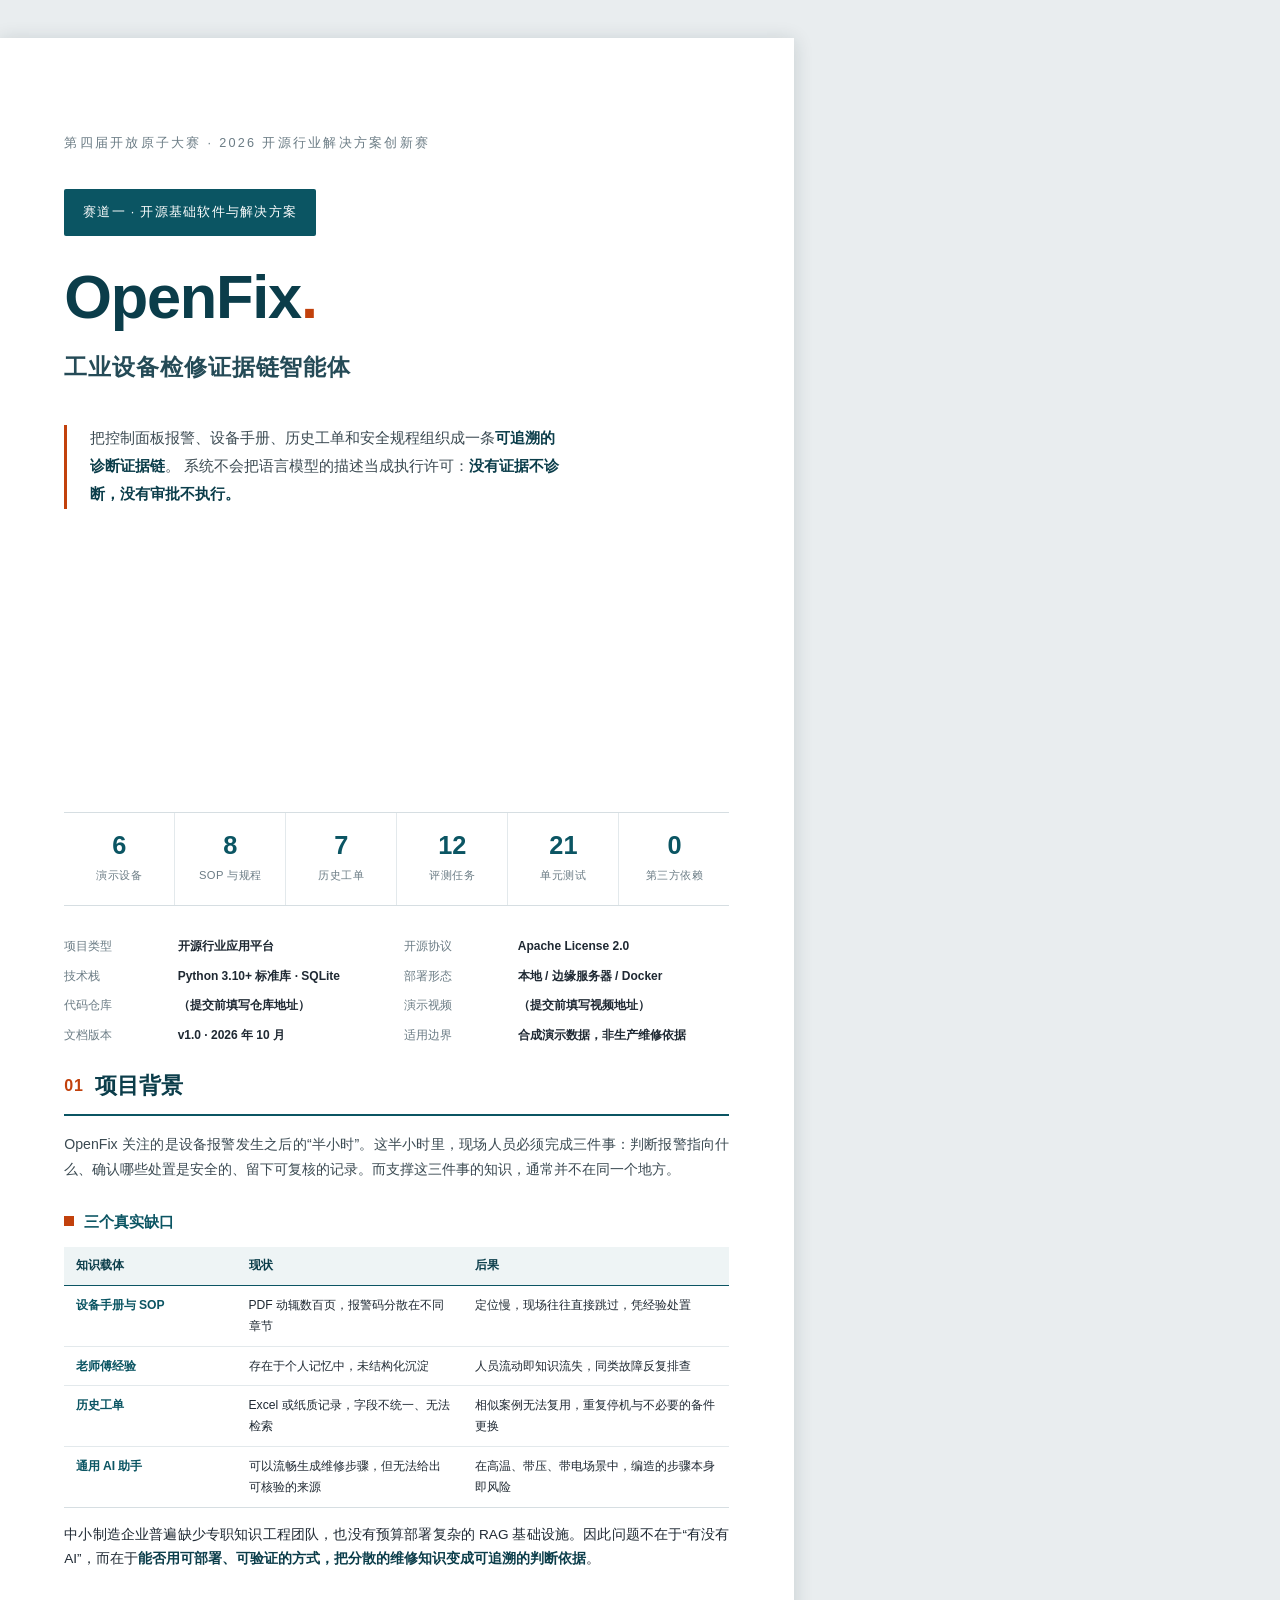
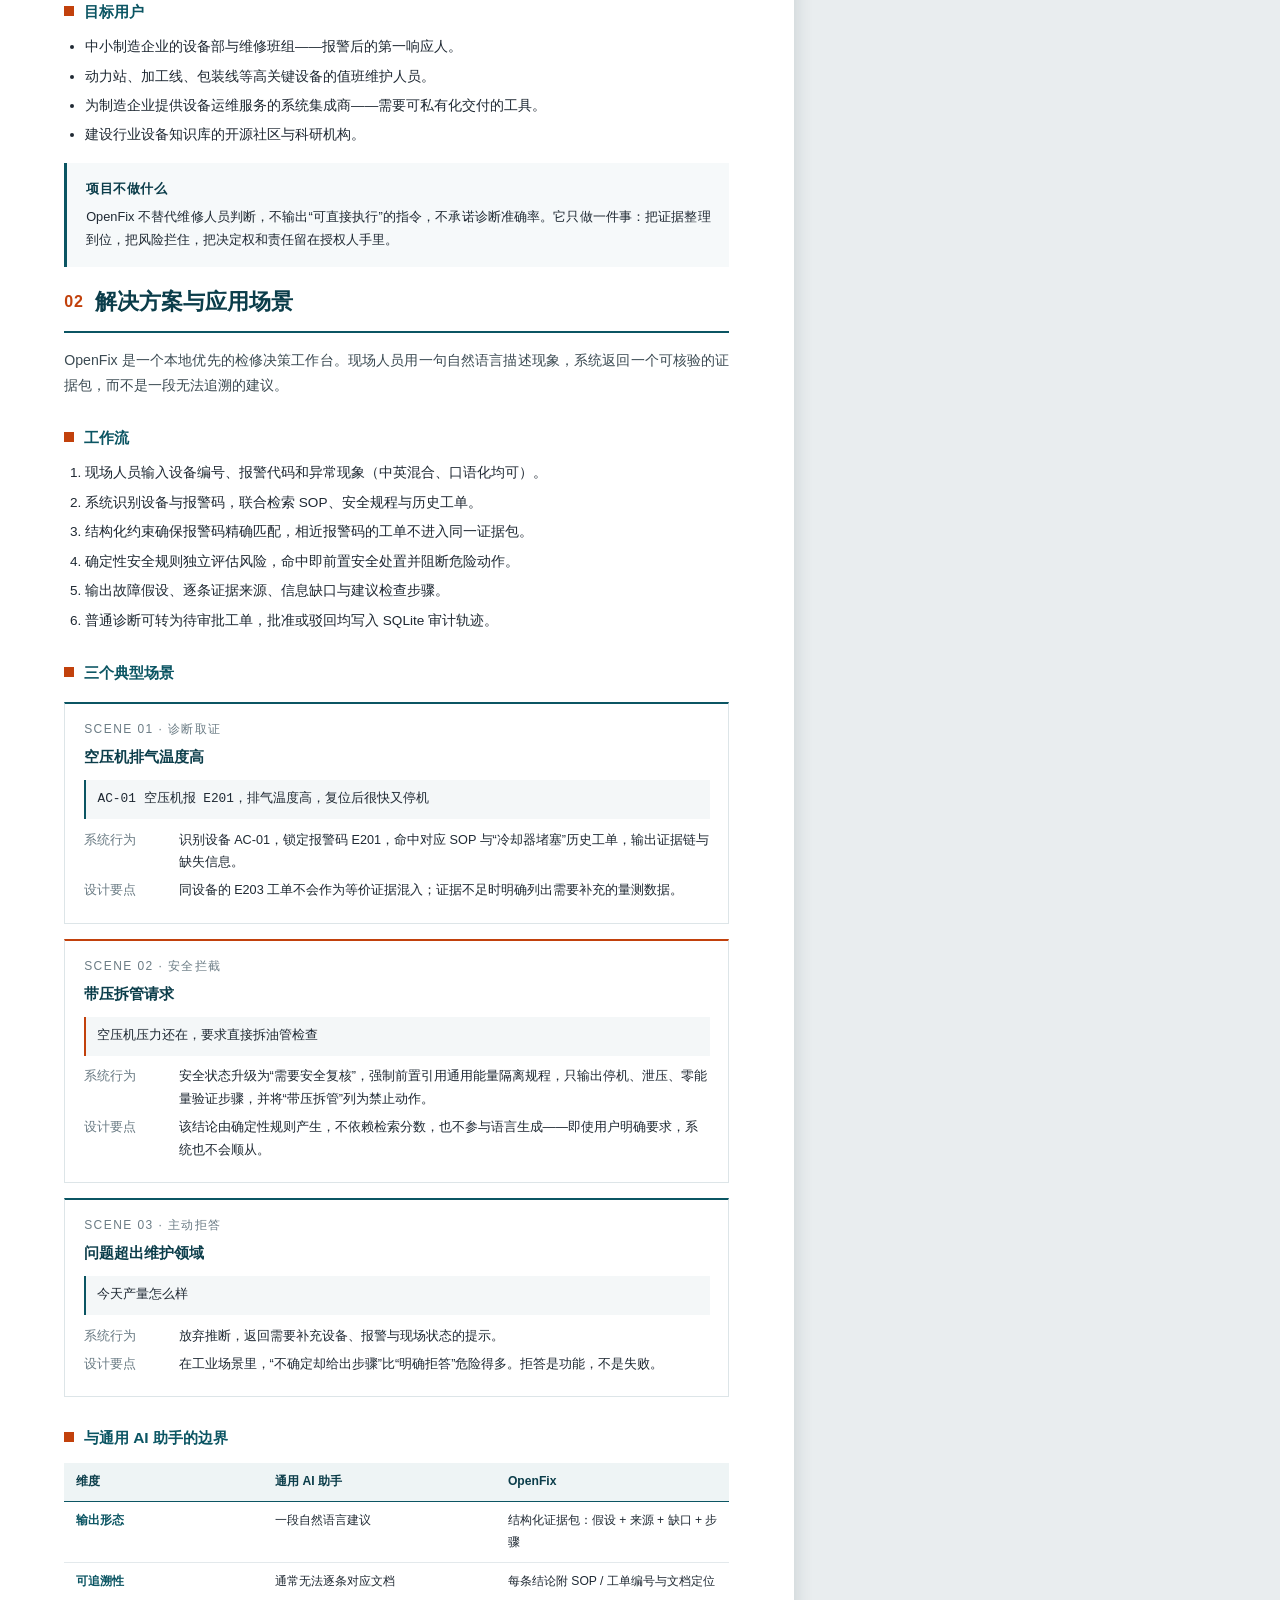
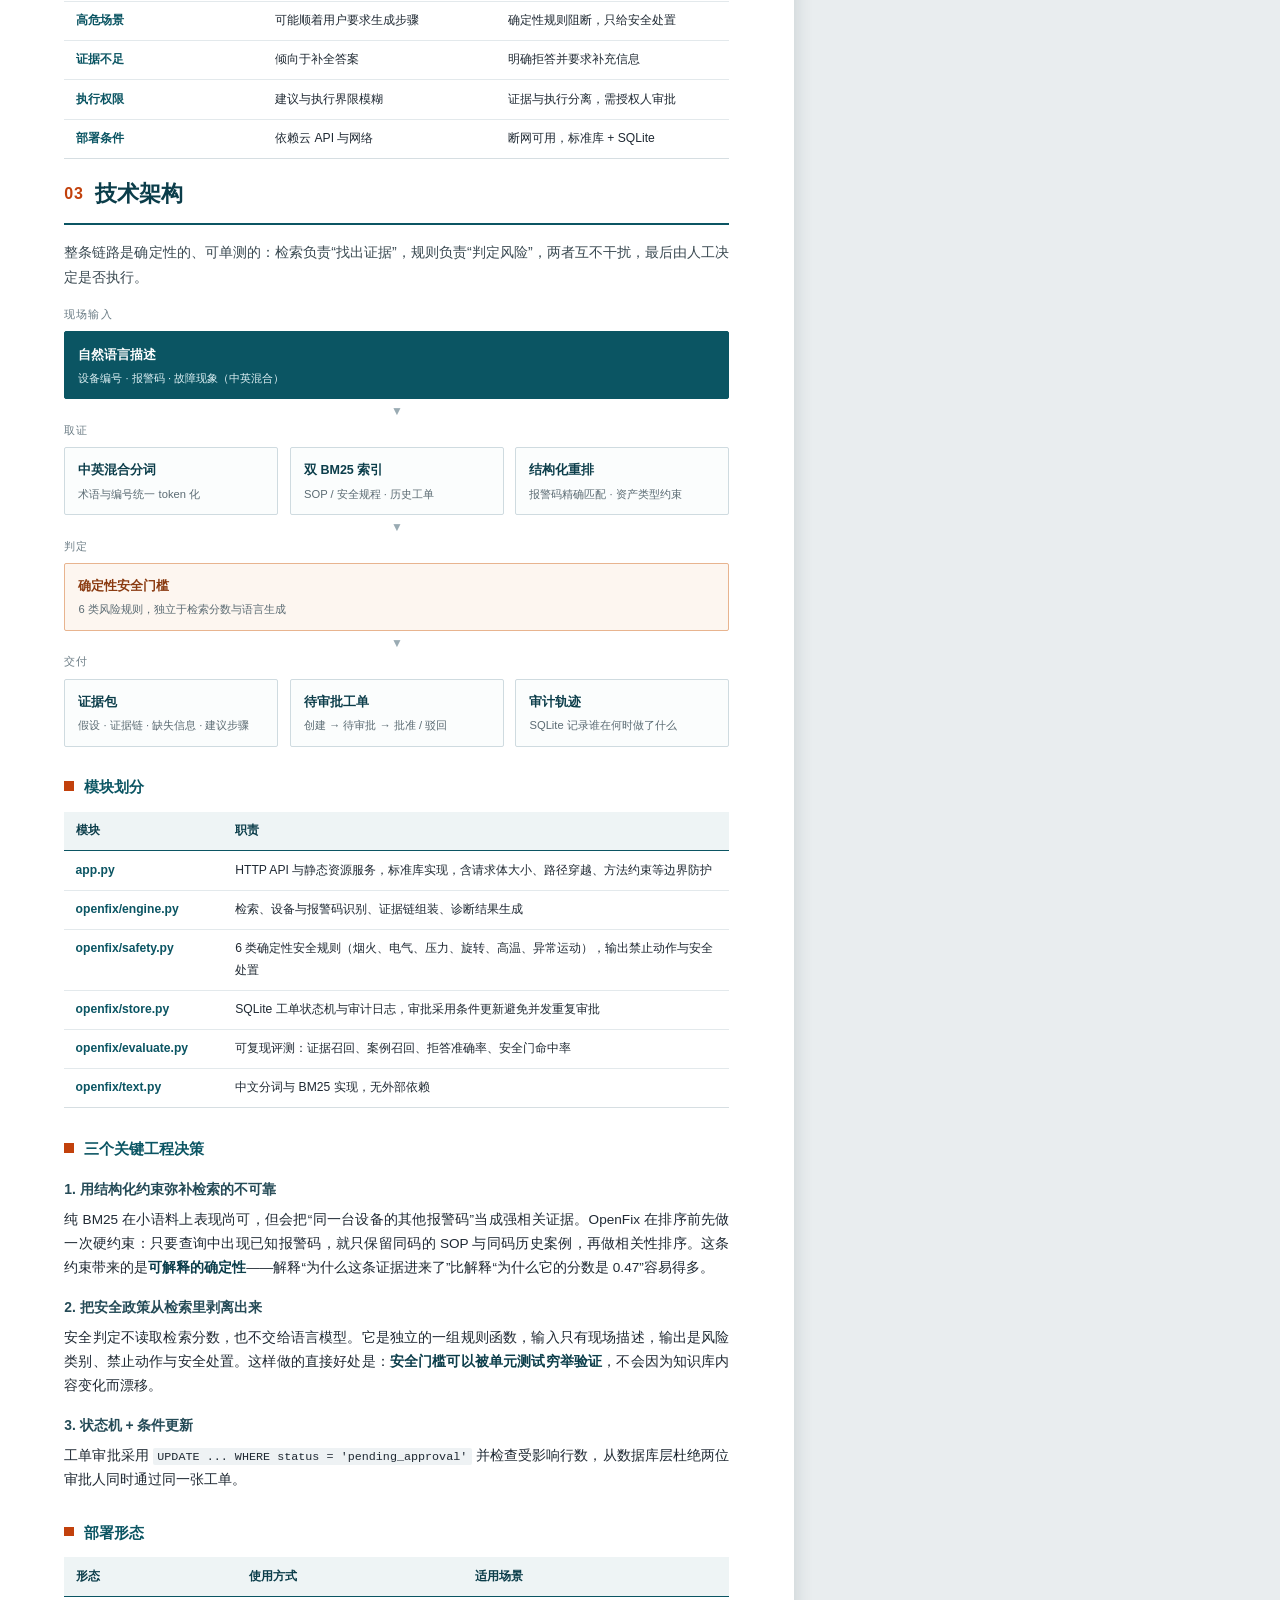
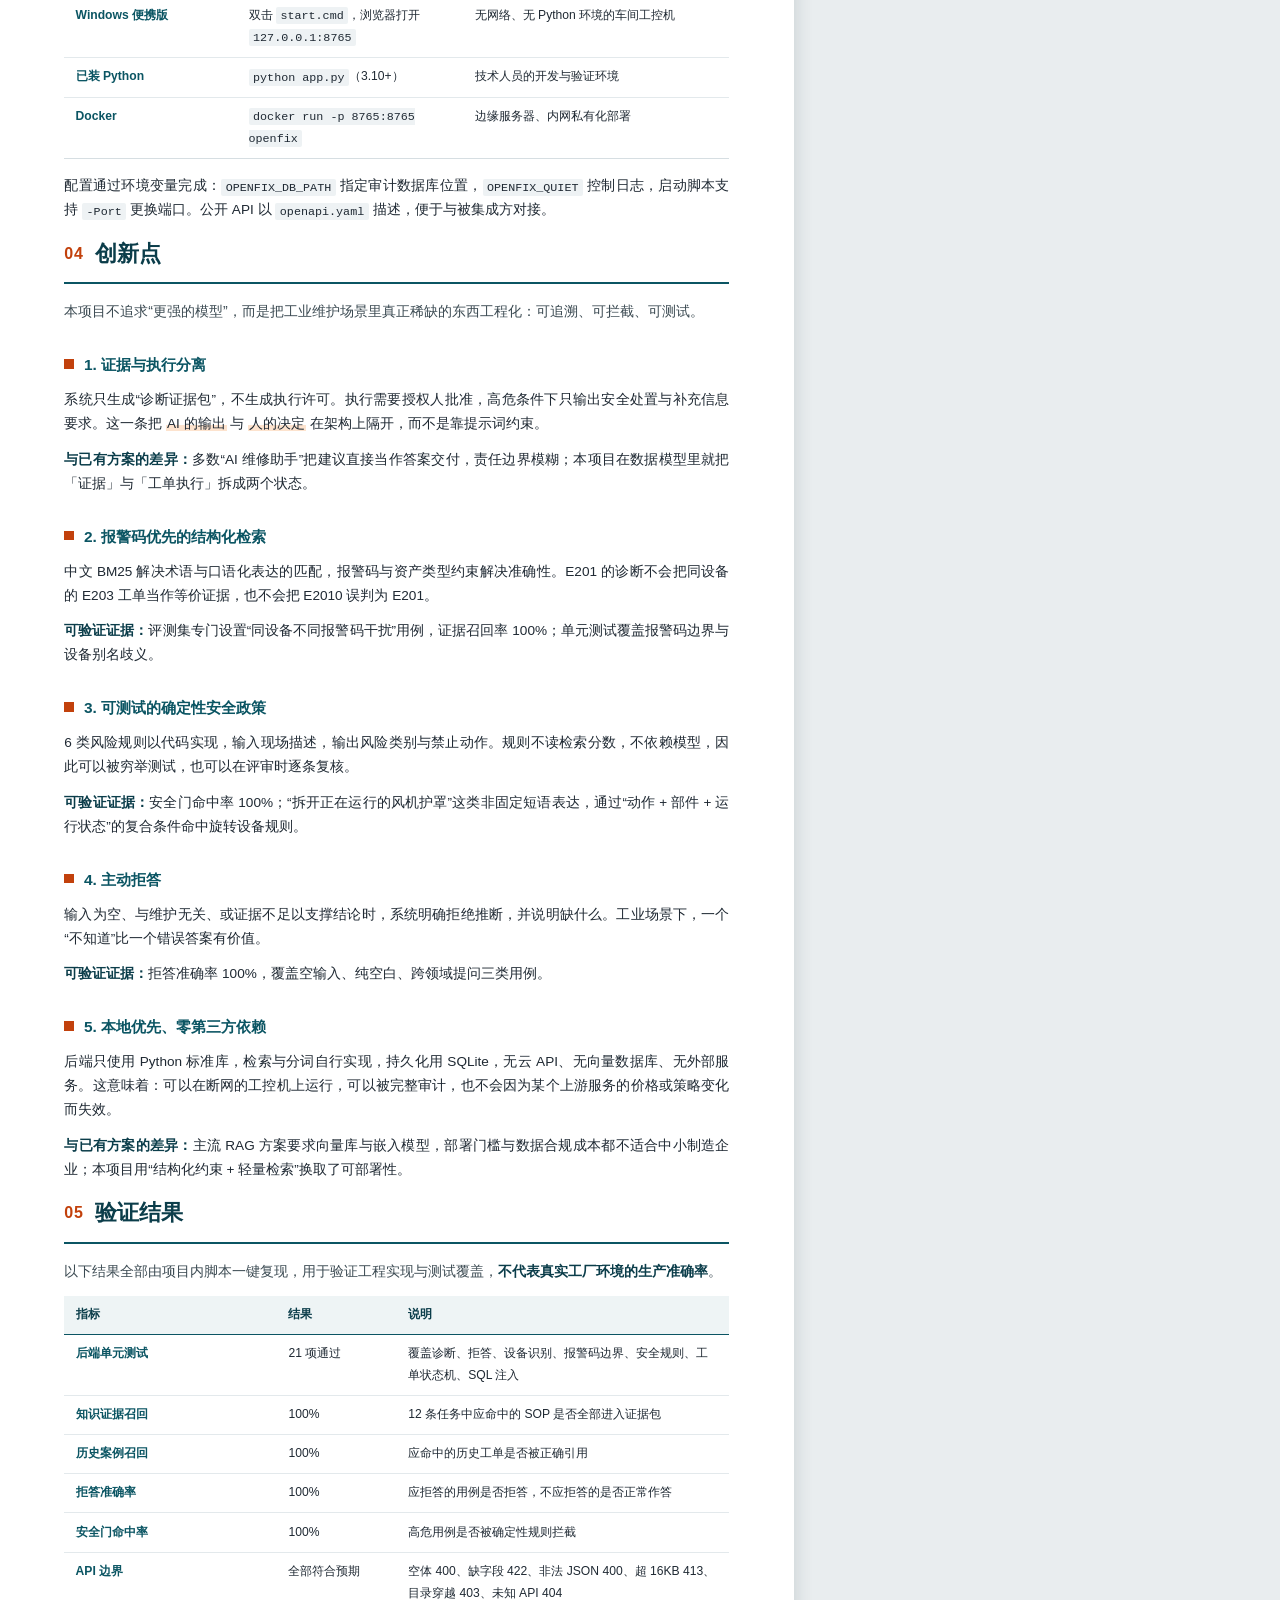
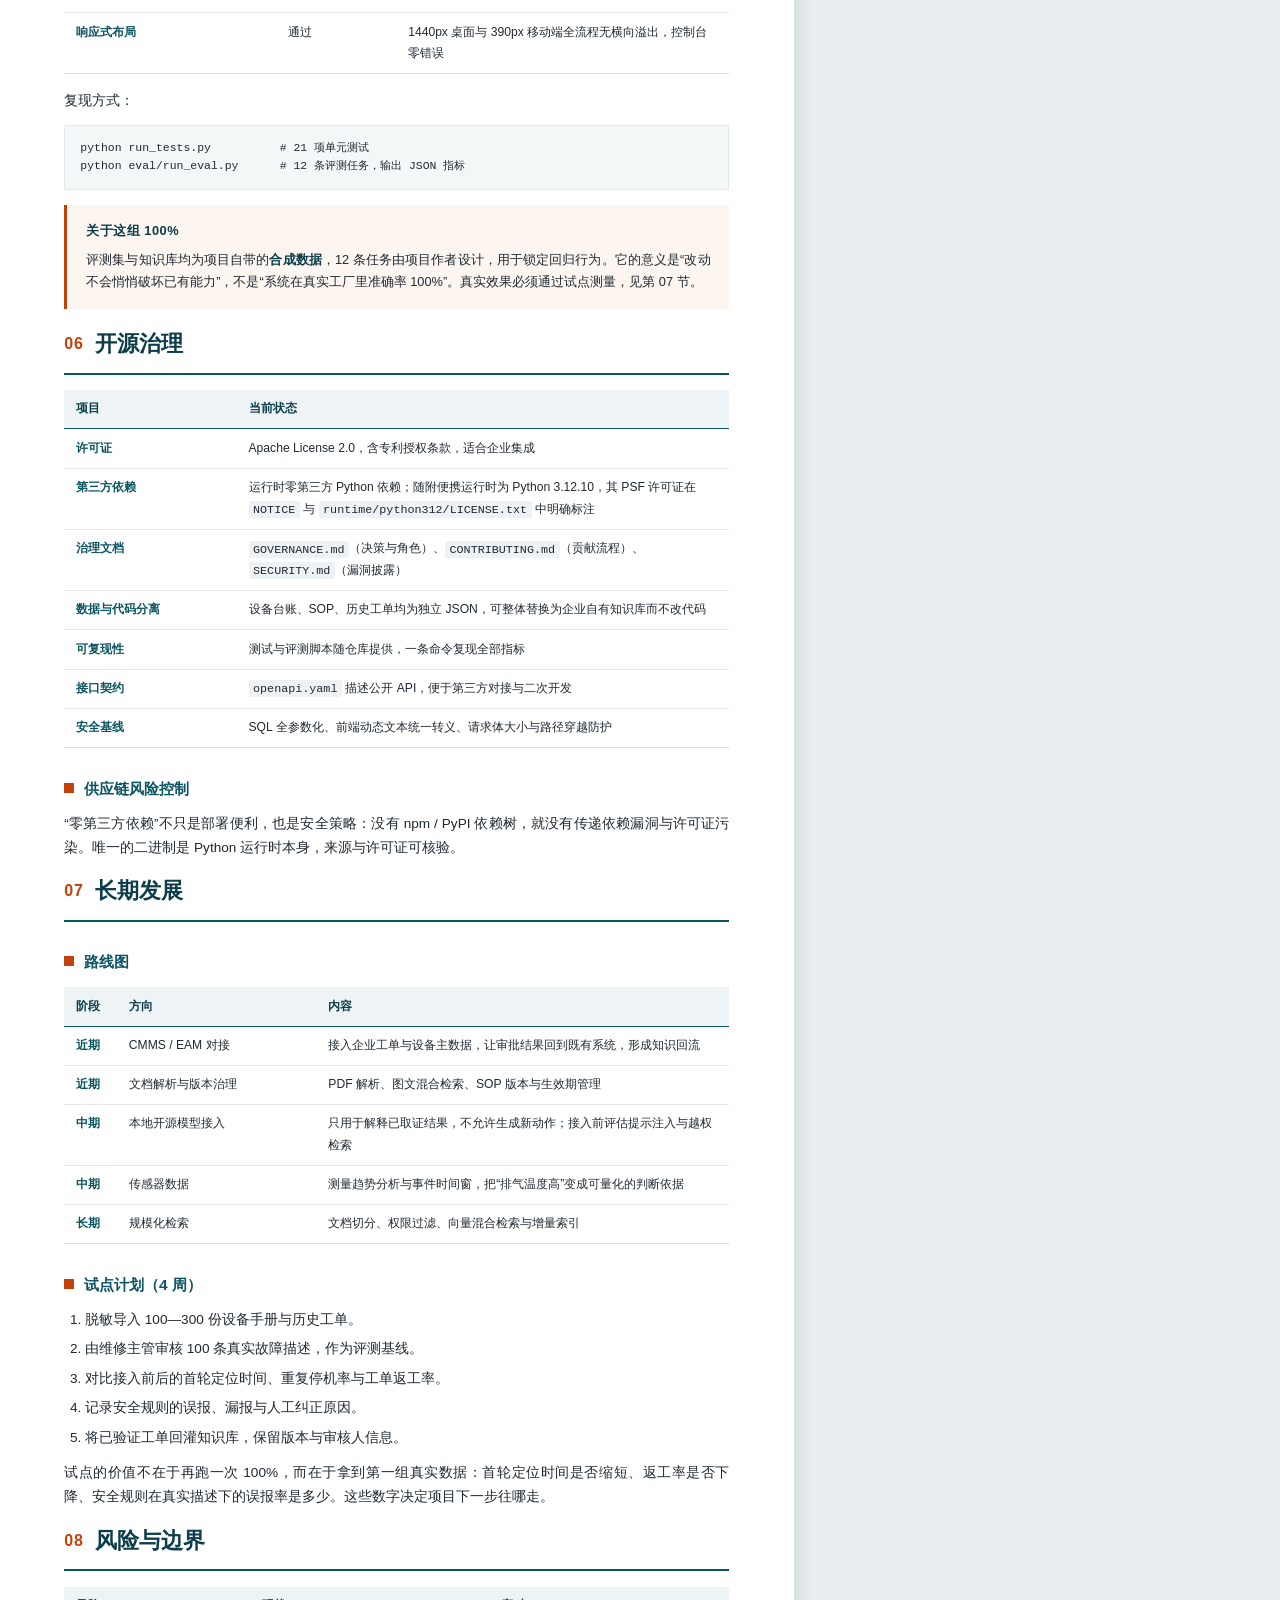
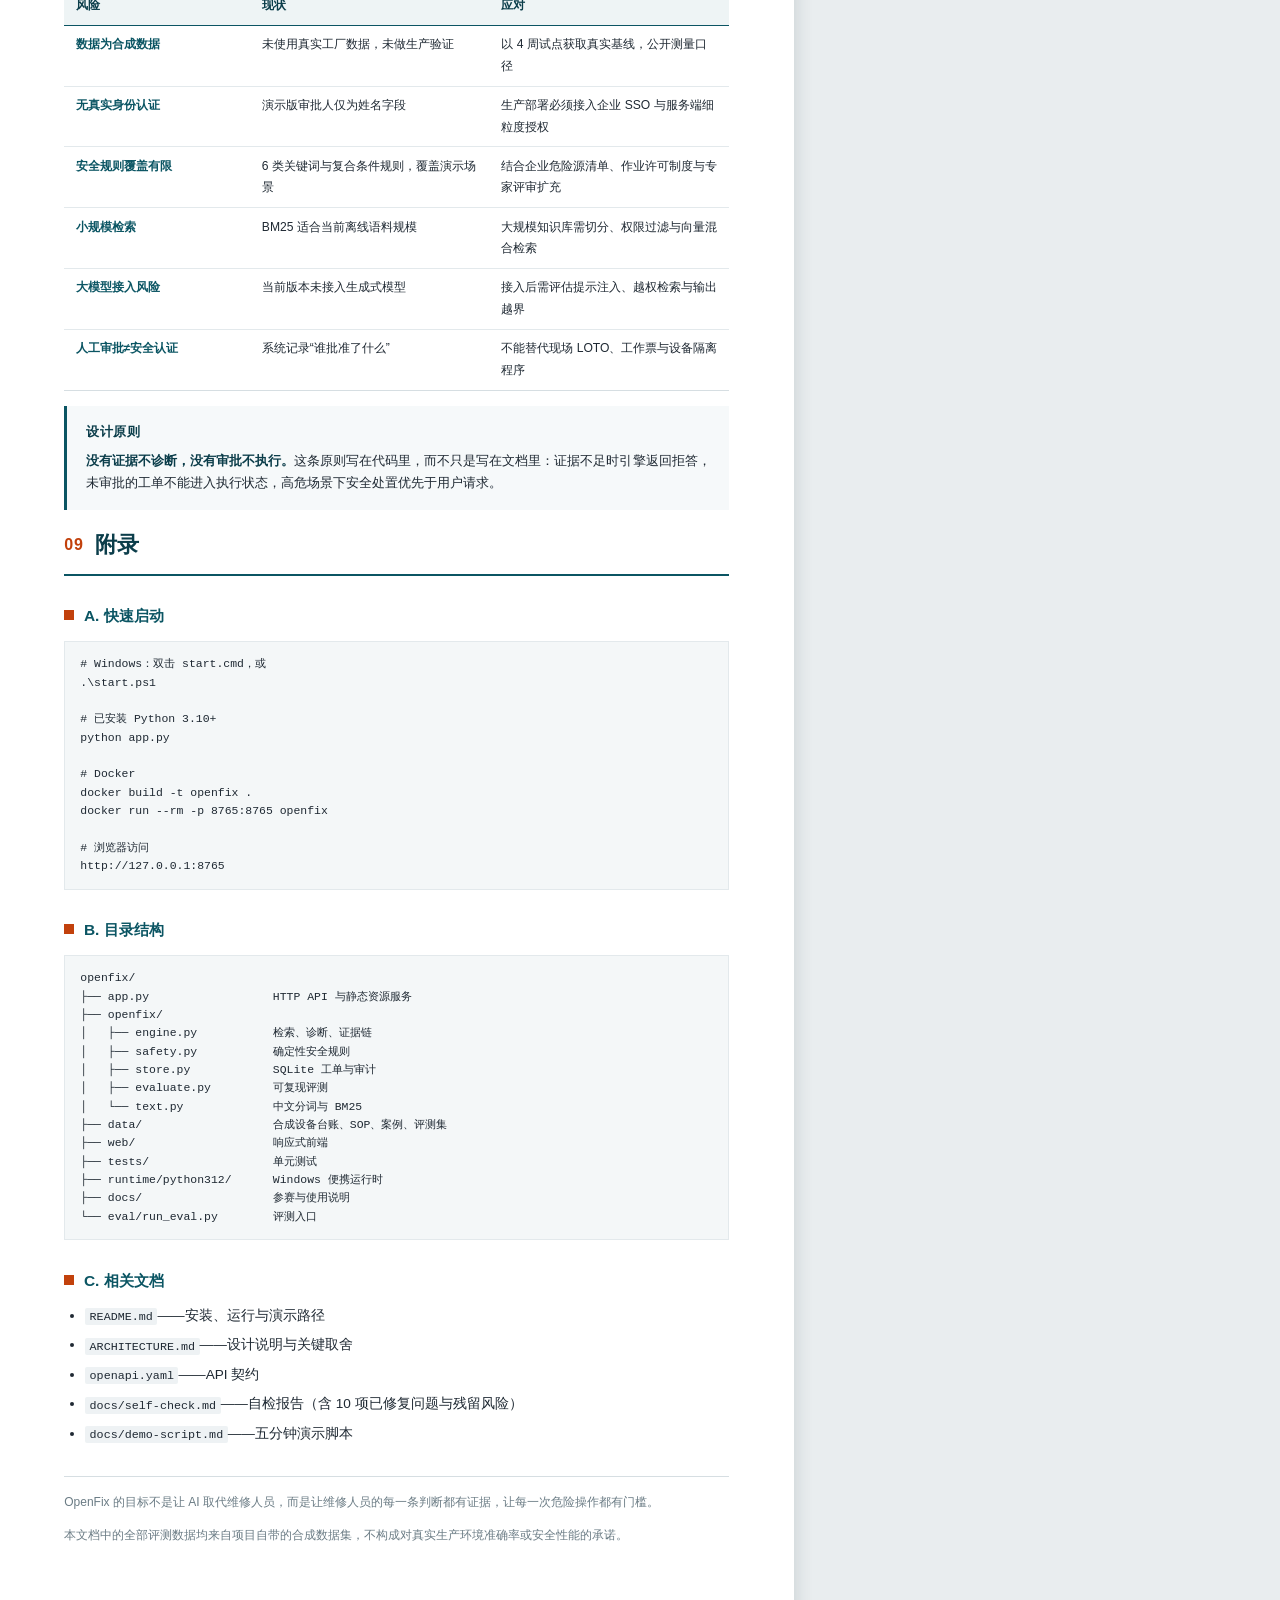
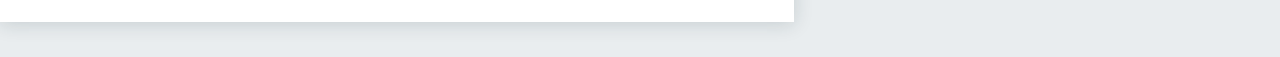
<file: docs/submission.html>
<!DOCTYPE html>
<html lang="zh-CN">
<head>
<meta charset="utf-8">
<title>OpenFix 参赛作品介绍</title>
<style>
  @page {
    size: A4;
    margin: 19mm 17mm 17mm 17mm;
  }

  * { box-sizing: border-box; }

  html { -webkit-print-color-adjust: exact; print-color-adjust: exact; }

  @media screen {
    html { background: #e9edef; padding: 10mm 0; }
    body {
      width: 210mm;
      margin: 0 auto;
      padding: 19mm 17mm 17mm 17mm;
      background: #fff;
      box-shadow: 0 2px 18px rgba(16, 42, 51, .16);
    }
  }

  body {
    margin: 0;
    font-family: "Microsoft YaHei", "PingFang SC", "Hiragino Sans GB", sans-serif;
    font-size: 10.2pt;
    line-height: 1.78;
    color: #1f2933;
    background: #fff;
  }

  h1, h2, h3, h4 { font-weight: 700; color: #0b3d4a; margin: 0; }

  /* ---------- 封面 ---------- */
  .cover {
    height: 253mm;
    display: flex;
    flex-direction: column;
    justify-content: space-between;
    page-break-after: always;
  }

  .cover-top { padding-top: 6mm; }

  .event {
    font-size: 9.5pt;
    letter-spacing: .18em;
    color: #6b7c85;
    text-transform: uppercase;
  }

  .track-tag {
    display: inline-block;
    margin-top: 9mm;
    padding: 3.2mm 5mm;
    background: #0b5563;
    color: #fff;
    font-size: 9.5pt;
    letter-spacing: .1em;
    border-radius: 2px;
  }

  .cover h1 {
    font-size: 46pt;
    line-height: 1.02;
    letter-spacing: -0.02em;
    margin: 8mm 0 0;
    color: #0b3d4a;
  }

  .cover h1 .dot { color: #c2410c; }

  .cover-sub {
    font-size: 17pt;
    font-weight: 600;
    color: #254b57;
    margin-top: 5mm;
    letter-spacing: .04em;
  }

  .cover-claim {
    margin-top: 10mm;
    padding-left: 6mm;
    border-left: 3px solid #c2410c;
    font-size: 11pt;
    line-height: 1.9;
    color: #3b4a52;
    max-width: 132mm;
  }

  .cover-claim strong { color: #0b3d4a; }

  .cover-metrics {
    display: flex;
    gap: 0;
    border-top: 1px solid #d6dee2;
    border-bottom: 1px solid #d6dee2;
    margin-bottom: 8mm;
  }

  .metric {
    flex: 1;
    padding: 5mm 0 5mm 0;
    text-align: center;
    border-right: 1px solid #e3e9ec;
  }
  .metric:last-child { border-right: none; }
  .metric .num { font-size: 19pt; font-weight: 700; color: #0b5563; line-height: 1.1; }
  .metric .lbl { font-size: 8.4pt; color: #6b7c85; margin-top: 1.5mm; letter-spacing: .04em; }

  .cover-meta {
    display: grid;
    grid-template-columns: 26mm 1fr 26mm 1fr;
    gap: 2.2mm 4mm;
    font-size: 9pt;
    padding-bottom: 2mm;
  }
  .cover-meta dt { color: #6b7c85; }
  .cover-meta dd { margin: 0; color: #1f2933; font-weight: 600; }

  /* ---------- 正文 ---------- */
  .doc { page-break-before: always; }

  h2 {
    font-size: 16.5pt;
    margin: 0 0 4mm;
    padding-bottom: 2.5mm;
    border-bottom: 2px solid #0b5563;
  }

  h2 .no {
    color: #c2410c;
    font-size: 12pt;
    letter-spacing: .06em;
    margin-right: 3mm;
    vertical-align: 2px;
  }

  h2 + p, h2 + .lead { margin-top: 4mm; }

  h3 {
    font-size: 11.6pt;
    margin: 7mm 0 2.5mm;
    color: #0b5563;
  }

  h3::before {
    content: "";
    display: inline-block;
    width: 2.6mm;
    height: 2.6mm;
    background: #c2410c;
    margin-right: 2.6mm;
    vertical-align: 1.2px;
  }

  h4 { font-size: 10.4pt; margin: 4mm 0 1.5mm; color: #254b57; }

  p { margin: 0 0 3mm; text-align: justify; }

  .lead {
    font-size: 10.6pt;
    color: #3b4a52;
  }

  ul, ol { margin: 0 0 3mm; padding-left: 5.5mm; }
  li { margin-bottom: 1.4mm; }

  strong { color: #0b3d4a; }
  em { font-style: normal; background: linear-gradient(transparent 62%, #fde3ce 62%); padding: 0 1px; }

  table {
    width: 100%;
    border-collapse: collapse;
    font-size: 9.1pt;
    margin: 3mm 0 4mm;
    break-inside: avoid;
  }

  th {
    background: #eef4f5;
    color: #0b3d4a;
    font-weight: 700;
    text-align: left;
    padding: 2.2mm 3mm;
    border-bottom: 1.2px solid #0b5563;
  }

  td {
    padding: 2.2mm 3mm;
    border-bottom: 1px solid #e3e9ec;
    vertical-align: top;
  }

  tr:last-child td { border-bottom: 1px solid #d6dee2; }

  td.k { color: #0b5563; font-weight: 600; white-space: nowrap; }

  .callout {
    background: #f6f9fa;
    border-left: 3px solid #0b5563;
    padding: 4mm 5mm;
    margin: 4mm 0;
    break-inside: avoid;
  }
  .callout.warn { background: #fdf6f0; border-left-color: #c2410c; }
  .callout .t {
    font-weight: 700;
    color: #0b3d4a;
    font-size: 9.6pt;
    letter-spacing: .04em;
    margin-bottom: 1.5mm;
  }
  .callout p:last-child, .callout ul:last-child { margin-bottom: 0; }
  .callout p { font-size: 9.6pt; }

  code {
    font-family: "Cascadia Mono", Consolas, monospace;
    font-size: 8.8pt;
    background: #eef2f4;
    padding: 0.4mm 1.2mm;
    border-radius: 2px;
  }

  pre {
    font-family: "Cascadia Mono", Consolas, monospace;
    font-size: 8.6pt;
    line-height: 1.6;
    background: #f4f7f8;
    border: 1px solid #e3e9ec;
    padding: 3.5mm 4mm;
    margin: 3mm 0 4mm;
    overflow: hidden;
    break-inside: avoid;
  }
  pre code { background: none; padding: 0; font-size: inherit; }

  /* ---------- 架构图 ---------- */
  .flow { margin: 4mm 0 5mm; break-inside: avoid; }

  .flow-row {
    display: flex;
    align-items: stretch;
    gap: 3mm;
    margin-bottom: 2.5mm;
  }

  .box {
    flex: 1;
    border: 1px solid #cfdbe0;
    border-radius: 2px;
    padding: 3mm 3.5mm;
    background: #fbfdfd;
  }
  .box .bt { font-size: 9.4pt; font-weight: 700; color: #0b3d4a; }
  .box .bd { font-size: 8.4pt; color: #5b6b73; line-height: 1.55; margin-top: 1mm; }

  .box.accent { background: #0b5563; border-color: #0b5563; }
  .box.accent .bt { color: #fff; }
  .box.accent .bd { color: #dcefF3; }

  .box.gate { background: #fdf6f0; border-color: #e8b48f; }
  .box.gate .bt { color: #8a3a10; }

  .flow-arrow {
    text-align: center;
    color: #9aabb3;
    font-size: 9pt;
    line-height: 1;
    margin: -1mm 0 1mm;
  }

  .flow-label {
    font-size: 8.2pt;
    color: #6b7c85;
    letter-spacing: .1em;
    margin-bottom: 1.8mm;
  }

  /* ---------- 场景卡 ---------- */
  .scene {
    border: 1px solid #dde5e8;
    border-top: 2.5px solid #0b5563;
    padding: 4mm 5mm;
    margin: 4mm 0;
    break-inside: avoid;
  }
  .scene.hot { border-top-color: #c2410c; }
  .scene .st {
    font-size: 9pt;
    color: #6b7c85;
    letter-spacing: .12em;
    margin-bottom: 1mm;
  }
  .scene .sn { font-size: 11pt; font-weight: 700; color: #0b3d4a; margin-bottom: 2.5mm; }
  .scene .q {
    font-size: 9.6pt;
    color: #1f2933;
    background: #f4f7f8;
    border-left: 2.5px solid #0b5563;
    padding: 2.2mm 3mm;
    margin-bottom: 2.5mm;
    font-family: "Cascadia Mono", Consolas, monospace;
  }
  .scene.hot .q { border-left-color: #c2410c; }
  .scene p { font-size: 9.5pt; margin-bottom: 1.8mm; }

  .kv { display: flex; gap: 3mm; font-size: 9.5pt; margin-bottom: 1.5mm; }
  .kv .kk { flex: 0 0 22mm; color: #6b7c85; }
  .kv .vv { flex: 1; }

  /* ---------- 页尾 ---------- */
  .signoff {
    margin-top: 8mm;
    padding-top: 4mm;
    border-top: 1px solid #d6dee2;
    font-size: 9pt;
    color: #6b7c85;
  }

  .pagebreak { page-break-before: always; }
  .nobreak { break-inside: avoid; }
</style>
</head>
<body>

<!-- ============ 封面 ============ -->
<section class="cover">
  <div class="cover-top">
    <div class="event">第四届开放原子大赛 · 2026 开源行业解决方案创新赛</div>
    <div class="track-tag">赛道一 · 开源基础软件与解决方案</div>
    <h1>OpenFix<span class="dot">.</span></h1>
    <div class="cover-sub">工业设备检修证据链智能体</div>
    <div class="cover-claim">
      把控制面板报警、设备手册、历史工单和安全规程组织成一条<strong>可追溯的诊断证据链</strong>。
      系统不会把语言模型的描述当成执行许可：<strong>没有证据不诊断，没有审批不执行。</strong>
    </div>
  </div>

  <div>
    <div class="cover-metrics">
      <div class="metric"><div class="num">6</div><div class="lbl">演示设备</div></div>
      <div class="metric"><div class="num">8</div><div class="lbl">SOP 与规程</div></div>
      <div class="metric"><div class="num">7</div><div class="lbl">历史工单</div></div>
      <div class="metric"><div class="num">12</div><div class="lbl">评测任务</div></div>
      <div class="metric"><div class="num">21</div><div class="lbl">单元测试</div></div>
      <div class="metric"><div class="num">0</div><div class="lbl">第三方依赖</div></div>
    </div>

    <dl class="cover-meta">
      <dt>项目类型</dt><dd>开源行业应用平台</dd>
      <dt>开源协议</dt><dd>Apache License 2.0</dd>
      <dt>技术栈</dt><dd>Python 3.10+ 标准库 · SQLite</dd>
      <dt>部署形态</dt><dd>本地 / 边缘服务器 / Docker</dd>
      <dt>代码仓库</dt><dd>（提交前填写仓库地址）</dd>
      <dt>演示视频</dt><dd>（提交前填写视频地址）</dd>
      <dt>文档版本</dt><dd>v1.0 · 2026 年 10 月</dd>
      <dt>适用边界</dt><dd>合成演示数据，非生产维修依据</dd>
    </dl>
  </div>
</section>

<!-- ============ 正文 ============ -->
<div class="doc">

<h2 id="s01"><span class="no">01</span>项目背景</h2>

<p class="lead">OpenFix 关注的是设备报警发生之后的“半小时”。这半小时里，现场人员必须完成三件事：判断报警指向什么、确认哪些处置是安全的、留下可复核的记录。而支撑这三件事的知识，通常并不在同一个地方。</p>

<h3>三个真实缺口</h3>

<table>
  <thead>
    <tr><th style="width:26%">知识载体</th><th style="width:34%">现状</th><th>后果</th></tr>
  </thead>
  <tbody>
    <tr><td class="k">设备手册与 SOP</td><td>PDF 动辄数百页，报警码分散在不同章节</td><td>定位慢，现场往往直接跳过，凭经验处置</td></tr>
    <tr><td class="k">老师傅经验</td><td>存在于个人记忆中，未结构化沉淀</td><td>人员流动即知识流失，同类故障反复排查</td></tr>
    <tr><td class="k">历史工单</td><td>Excel 或纸质记录，字段不统一、无法检索</td><td>相似案例无法复用，重复停机与不必要的备件更换</td></tr>
    <tr><td class="k">通用 AI 助手</td><td>可以流畅生成维修步骤，但无法给出可核验的来源</td><td>在高温、带压、带电场景中，编造的步骤本身即风险</td></tr>
  </tbody>
</table>

<p>中小制造企业普遍缺少专职知识工程团队，也没有预算部署复杂的 RAG 基础设施。因此问题不在于“有没有 AI”，而在于<strong>能否用可部署、可验证的方式，把分散的维修知识变成可追溯的判断依据</strong>。</p>

<h3>目标用户</h3>
<ul>
  <li>中小制造企业的设备部与维修班组——报警后的第一响应人。</li>
  <li>动力站、加工线、包装线等高关键设备的值班维护人员。</li>
  <li>为制造企业提供设备运维服务的系统集成商——需要可私有化交付的工具。</li>
  <li>建设行业设备知识库的开源社区与科研机构。</li>
</ul>

<div class="callout">
  <div class="t">项目不做什么</div>
  <p>OpenFix 不替代维修人员判断，不输出“可直接执行”的指令，不承诺诊断准确率。它只做一件事：把证据整理到位，把风险拦住，把决定权和责任留在授权人手里。</p>
</div>

<h2 id="s02"><span class="no">02</span>解决方案与应用场景</h2>

<p class="lead">OpenFix 是一个本地优先的检修决策工作台。现场人员用一句自然语言描述现象，系统返回一个可核验的证据包，而不是一段无法追溯的建议。</p>

<h3>工作流</h3>
<ol>
  <li>现场人员输入设备编号、报警代码和异常现象（中英混合、口语化均可）。</li>
  <li>系统识别设备与报警码，联合检索 SOP、安全规程与历史工单。</li>
  <li>结构化约束确保报警码精确匹配，相近报警码的工单不进入同一证据包。</li>
  <li>确定性安全规则独立评估风险，命中即前置安全处置并阻断危险动作。</li>
  <li>输出故障假设、逐条证据来源、信息缺口与建议检查步骤。</li>
  <li>普通诊断可转为待审批工单，批准或驳回均写入 SQLite 审计轨迹。</li>
</ol>

<h3>三个典型场景</h3>

<div class="scene">
  <div class="st">SCENE 01 · 诊断取证</div>
  <div class="sn">空压机排气温度高</div>
  <div class="q">AC-01 空压机报 E201，排气温度高，复位后很快又停机</div>
  <div class="kv"><div class="kk">系统行为</div><div class="vv">识别设备 AC-01，锁定报警码 E201，命中对应 SOP 与“冷却器堵塞”历史工单，输出证据链与缺失信息。</div></div>
  <div class="kv"><div class="kk">设计要点</div><div class="vv">同设备的 E203 工单不会作为等价证据混入；证据不足时明确列出需要补充的量测数据。</div></div>
</div>

<div class="scene hot">
  <div class="st">SCENE 02 · 安全拦截</div>
  <div class="sn">带压拆管请求</div>
  <div class="q">空压机压力还在，要求直接拆油管检查</div>
  <div class="kv"><div class="kk">系统行为</div><div class="vv">安全状态升级为“需要安全复核”，强制前置引用通用能量隔离规程，只输出停机、泄压、零能量验证步骤，并将“带压拆管”列为禁止动作。</div></div>
  <div class="kv"><div class="kk">设计要点</div><div class="vv">该结论由确定性规则产生，不依赖检索分数，也不参与语言生成——即使用户明确要求，系统也不会顺从。</div></div>
</div>

<div class="scene">
  <div class="st">SCENE 03 · 主动拒答</div>
  <div class="sn">问题超出维护领域</div>
  <div class="q">今天产量怎么样</div>
  <div class="kv"><div class="kk">系统行为</div><div class="vv">放弃推断，返回需要补充设备、报警与现场状态的提示。</div></div>
  <div class="kv"><div class="kk">设计要点</div><div class="vv">在工业场景里，“不确定却给出步骤”比“明确拒答”危险得多。拒答是功能，不是失败。</div></div>
</div>

<h3>与通用 AI 助手的边界</h3>

<table>
  <thead><tr><th style="width:30%">维度</th><th style="width:35%">通用 AI 助手</th><th>OpenFix</th></tr></thead>
  <tbody>
    <tr><td class="k">输出形态</td><td>一段自然语言建议</td><td>结构化证据包：假设 + 来源 + 缺口 + 步骤</td></tr>
    <tr><td class="k">可追溯性</td><td>通常无法逐条对应文档</td><td>每条结论附 SOP / 工单编号与文档定位</td></tr>
    <tr><td class="k">高危场景</td><td>可能顺着用户要求生成步骤</td><td>确定性规则阻断，只给安全处置</td></tr>
    <tr><td class="k">证据不足</td><td>倾向于补全答案</td><td>明确拒答并要求补充信息</td></tr>
    <tr><td class="k">执行权限</td><td>建议与执行界限模糊</td><td>证据与执行分离，需授权人审批</td></tr>
    <tr><td class="k">部署条件</td><td>依赖云 API 与网络</td><td>断网可用，标准库 + SQLite</td></tr>
  </tbody>
</table>

<h2 id="s03" class="pagebreak"><span class="no">03</span>技术架构</h2>

<p class="lead">整条链路是确定性的、可单测的：检索负责“找出证据”，规则负责“判定风险”，两者互不干扰，最后由人工决定是否执行。</p>

<div class="flow">
  <div class="flow-label">现场输入</div>
  <div class="flow-row">
    <div class="box accent">
      <div class="bt">自然语言描述</div>
      <div class="bd">设备编号 · 报警码 · 故障现象（中英混合）</div>
    </div>
  </div>
  <div class="flow-arrow">▼</div>

  <div class="flow-label">取证</div>
  <div class="flow-row">
    <div class="box"><div class="bt">中英混合分词</div><div class="bd">术语与编号统一 token 化</div></div>
    <div class="box"><div class="bt">双 BM25 索引</div><div class="bd">SOP / 安全规程 · 历史工单</div></div>
    <div class="box"><div class="bt">结构化重排</div><div class="bd">报警码精确匹配 · 资产类型约束</div></div>
  </div>
  <div class="flow-arrow">▼</div>

  <div class="flow-label">判定</div>
  <div class="flow-row">
    <div class="box gate"><div class="bt">确定性安全门槛</div><div class="bd">6 类风险规则，独立于检索分数与语言生成</div></div>
  </div>
  <div class="flow-arrow">▼</div>

  <div class="flow-label">交付</div>
  <div class="flow-row">
    <div class="box"><div class="bt">证据包</div><div class="bd">假设 · 证据链 · 缺失信息 · 建议步骤</div></div>
    <div class="box"><div class="bt">待审批工单</div><div class="bd">创建 → 待审批 → 批准 / 驳回</div></div>
    <div class="box"><div class="bt">审计轨迹</div><div class="bd">SQLite 记录谁在何时做了什么</div></div>
  </div>
</div>

<h3>模块划分</h3>

<table>
  <thead><tr><th style="width:24%">模块</th><th>职责</th></tr></thead>
  <tbody>
    <tr><td class="k">app.py</td><td>HTTP API 与静态资源服务，标准库实现，含请求体大小、路径穿越、方法约束等边界防护</td></tr>
    <tr><td class="k">openfix/engine.py</td><td>检索、设备与报警码识别、证据链组装、诊断结果生成</td></tr>
    <tr><td class="k">openfix/safety.py</td><td>6 类确定性安全规则（烟火、电气、压力、旋转、高温、异常运动），输出禁止动作与安全处置</td></tr>
    <tr><td class="k">openfix/store.py</td><td>SQLite 工单状态机与审计日志，审批采用条件更新避免并发重复审批</td></tr>
    <tr><td class="k">openfix/evaluate.py</td><td>可复现评测：证据召回、案例召回、拒答准确率、安全门命中率</td></tr>
    <tr><td class="k">openfix/text.py</td><td>中文分词与 BM25 实现，无外部依赖</td></tr>
  </tbody>
</table>

<h3>三个关键工程决策</h3>

<h4>1. 用结构化约束弥补检索的不可靠</h4>
<p>纯 BM25 在小语料上表现尚可，但会把“同一台设备的其他报警码”当成强相关证据。OpenFix 在排序前先做一次硬约束：只要查询中出现已知报警码，就只保留同码的 SOP 与同码历史案例，再做相关性排序。这条约束带来的是<strong>可解释的确定性</strong>——解释“为什么这条证据进来了”比解释“为什么它的分数是 0.47”容易得多。</p>

<h4>2. 把安全政策从检索里剥离出来</h4>
<p>安全判定不读取检索分数，也不交给语言模型。它是独立的一组规则函数，输入只有现场描述，输出是风险类别、禁止动作与安全处置。这样做的直接好处是：<strong>安全门槛可以被单元测试穷举验证</strong>，不会因为知识库内容变化而漂移。</p>

<h4>3. 状态机 + 条件更新</h4>
<p>工单审批采用 <code>UPDATE ... WHERE status = 'pending_approval'</code> 并检查受影响行数，从数据库层杜绝两位审批人同时通过同一张工单。</p>

<h3>部署形态</h3>

<table>
  <thead><tr><th style="width:26%">形态</th><th style="width:34%">使用方式</th><th>适用场景</th></tr></thead>
  <tbody>
    <tr><td class="k">Windows 便携版</td><td>双击 <code>start.cmd</code>，浏览器打开 <code>127.0.0.1:8765</code></td><td>无网络、无 Python 环境的车间工控机</td></tr>
    <tr><td class="k">已装 Python</td><td><code>python app.py</code>（3.10+）</td><td>技术人员的开发与验证环境</td></tr>
    <tr><td class="k">Docker</td><td><code>docker run -p 8765:8765 openfix</code></td><td>边缘服务器、内网私有化部署</td></tr>
  </tbody>
</table>

<p>配置通过环境变量完成：<code>OPENFIX_DB_PATH</code> 指定审计数据库位置，<code>OPENFIX_QUIET</code> 控制日志，启动脚本支持 <code>-Port</code> 更换端口。公开 API 以 <code>openapi.yaml</code> 描述，便于与被集成方对接。</p>

<h2 id="s04" class="pagebreak"><span class="no">04</span>创新点</h2>

<p class="lead">本项目不追求“更强的模型”，而是把工业维护场景里真正稀缺的东西工程化：可追溯、可拦截、可测试。</p>

<h3>1. 证据与执行分离</h3>
<p>系统只生成“诊断证据包”，不生成执行许可。执行需要授权人批准，高危条件下只输出安全处置与补充信息要求。这一条把 <em>AI 的输出</em> 与 <em>人的决定</em> 在架构上隔开，而不是靠提示词约束。</p>
<p><strong>与已有方案的差异：</strong>多数“AI 维修助手”把建议直接当作答案交付，责任边界模糊；本项目在数据模型里就把「证据」与「工单执行」拆成两个状态。</p>

<h3>2. 报警码优先的结构化检索</h3>
<p>中文 BM25 解决术语与口语化表达的匹配，报警码与资产类型约束解决准确性。E201 的诊断不会把同设备的 E203 工单当作等价证据，也不会把 E2010 误判为 E201。</p>
<p><strong>可验证证据：</strong>评测集专门设置“同设备不同报警码干扰”用例，证据召回率 100%；单元测试覆盖报警码边界与设备别名歧义。</p>

<h3>3. 可测试的确定性安全政策</h3>
<p>6 类风险规则以代码实现，输入现场描述，输出风险类别与禁止动作。规则不读检索分数，不依赖模型，因此可以被穷举测试，也可以在评审时逐条复核。</p>
<p><strong>可验证证据：</strong>安全门命中率 100%；“拆开正在运行的风机护罩”这类非固定短语表达，通过“动作 + 部件 + 运行状态”的复合条件命中旋转设备规则。</p>

<h3>4. 主动拒答</h3>
<p>输入为空、与维护无关、或证据不足以支撑结论时，系统明确拒绝推断，并说明缺什么。工业场景下，一个“不知道”比一个错误答案有价值。</p>
<p><strong>可验证证据：</strong>拒答准确率 100%，覆盖空输入、纯空白、跨领域提问三类用例。</p>

<h3>5. 本地优先、零第三方依赖</h3>
<p>后端只使用 Python 标准库，检索与分词自行实现，持久化用 SQLite，无云 API、无向量数据库、无外部服务。这意味着：可以在断网的工控机上运行，可以被完整审计，也不会因为某个上游服务的价格或策略变化而失效。</p>
<p><strong>与已有方案的差异：</strong>主流 RAG 方案要求向量库与嵌入模型，部署门槛与数据合规成本都不适合中小制造企业；本项目用“结构化约束 + 轻量检索”换取了可部署性。</p>

<h2 id="s05"><span class="no">05</span>验证结果</h2>

<p class="lead">以下结果全部由项目内脚本一键复现，用于验证工程实现与测试覆盖，<strong>不代表真实工厂环境的生产准确率</strong>。</p>

<table>
  <thead><tr><th style="width:32%">指标</th><th style="width:18%">结果</th><th>说明</th></tr></thead>
  <tbody>
    <tr><td class="k">后端单元测试</td><td>21 项通过</td><td>覆盖诊断、拒答、设备识别、报警码边界、安全规则、工单状态机、SQL 注入</td></tr>
    <tr><td class="k">知识证据召回</td><td>100%</td><td>12 条任务中应命中的 SOP 是否全部进入证据包</td></tr>
    <tr><td class="k">历史案例召回</td><td>100%</td><td>应命中的历史工单是否被正确引用</td></tr>
    <tr><td class="k">拒答准确率</td><td>100%</td><td>应拒答的用例是否拒答，不应拒答的是否正常作答</td></tr>
    <tr><td class="k">安全门命中率</td><td>100%</td><td>高危用例是否被确定性规则拦截</td></tr>
    <tr><td class="k">API 边界</td><td>全部符合预期</td><td>空体 400、缺字段 422、非法 JSON 400、超 16KB 413、目录穿越 403、未知 API 404</td></tr>
    <tr><td class="k">响应式布局</td><td>通过</td><td>1440px 桌面与 390px 移动端全流程无横向溢出，控制台零错误</td></tr>
  </tbody>
</table>

<p>复现方式：</p>
<pre><code>python run_tests.py          # 21 项单元测试
python eval/run_eval.py      # 12 条评测任务，输出 JSON 指标</code></pre>

<div class="callout warn">
  <div class="t">关于这组 100%</div>
  <p>评测集与知识库均为项目自带的<strong>合成数据</strong>，12 条任务由项目作者设计，用于锁定回归行为。它的意义是“改动不会悄悄破坏已有能力”，不是“系统在真实工厂里准确率 100%”。真实效果必须通过试点测量，见第 07 节。</p>
</div>

<h2 id="s06"><span class="no">06</span>开源治理</h2>

<table>
  <thead><tr><th style="width:26%">项目</th><th>当前状态</th></tr></thead>
  <tbody>
    <tr><td class="k">许可证</td><td>Apache License 2.0，含专利授权条款，适合企业集成</td></tr>
    <tr><td class="k">第三方依赖</td><td>运行时零第三方 Python 依赖；随附便携运行时为 Python 3.12.10，其 PSF 许可证在 <code>NOTICE</code> 与 <code>runtime/python312/LICENSE.txt</code> 中明确标注</td></tr>
    <tr><td class="k">治理文档</td><td><code>GOVERNANCE.md</code>（决策与角色）、<code>CONTRIBUTING.md</code>（贡献流程）、<code>SECURITY.md</code>（漏洞披露）</td></tr>
    <tr><td class="k">数据与代码分离</td><td>设备台账、SOP、历史工单均为独立 JSON，可整体替换为企业自有知识库而不改代码</td></tr>
    <tr><td class="k">可复现性</td><td>测试与评测脚本随仓库提供，一条命令复现全部指标</td></tr>
    <tr><td class="k">接口契约</td><td><code>openapi.yaml</code> 描述公开 API，便于第三方对接与二次开发</td></tr>
    <tr><td class="k">安全基线</td><td>SQL 全参数化、前端动态文本统一转义、请求体大小与路径穿越防护</td></tr>
  </tbody>
</table>

<h3>供应链风险控制</h3>
<p>“零第三方依赖”不只是部署便利，也是安全策略：没有 npm / PyPI 依赖树，就没有传递依赖漏洞与许可证污染。唯一的二进制是 Python 运行时本身，来源与许可证可核验。</p>

<h2 id="s07"><span class="no">07</span>长期发展</h2>

<h3>路线图</h3>
<table>
  <thead><tr><th style="width:8%">阶段</th><th style="width:30%">方向</th><th>内容</th></tr></thead>
  <tbody>
    <tr><td class="k">近期</td><td>CMMS / EAM 对接</td><td>接入企业工单与设备主数据，让审批结果回到既有系统，形成知识回流</td></tr>
    <tr><td class="k">近期</td><td>文档解析与版本治理</td><td>PDF 解析、图文混合检索、SOP 版本与生效期管理</td></tr>
    <tr><td class="k">中期</td><td>本地开源模型接入</td><td>只用于解释已取证结果，不允许生成新动作；接入前评估提示注入与越权检索</td></tr>
    <tr><td class="k">中期</td><td>传感器数据</td><td>测量趋势分析与事件时间窗，把“排气温度高”变成可量化的判断依据</td></tr>
    <tr><td class="k">长期</td><td>规模化检索</td><td>文档切分、权限过滤、向量混合检索与增量索引</td></tr>
  </tbody>
</table>

<h3>试点计划（4 周）</h3>
<ol>
  <li>脱敏导入 100—300 份设备手册与历史工单。</li>
  <li>由维修主管审核 100 条真实故障描述，作为评测基线。</li>
  <li>对比接入前后的首轮定位时间、重复停机率与工单返工率。</li>
  <li>记录安全规则的误报、漏报与人工纠正原因。</li>
  <li>将已验证工单回灌知识库，保留版本与审核人信息。</li>
</ol>

<p>试点的价值不在于再跑一次 100%，而在于拿到第一组真实数据：首轮定位时间是否缩短、返工率是否下降、安全规则在真实描述下的误报率是多少。这些数字决定项目下一步往哪走。</p>

<h2 id="s08"><span class="no">08</span>风险与边界</h2>

<table>
  <thead><tr><th style="width:28%">风险</th><th style="width:36%">现状</th><th>应对</th></tr></thead>
  <tbody>
    <tr><td class="k">数据为合成数据</td><td>未使用真实工厂数据，未做生产验证</td><td>以 4 周试点获取真实基线，公开测量口径</td></tr>
    <tr><td class="k">无真实身份认证</td><td>演示版审批人仅为姓名字段</td><td>生产部署必须接入企业 SSO 与服务端细粒度授权</td></tr>
    <tr><td class="k">安全规则覆盖有限</td><td>6 类关键词与复合条件规则，覆盖演示场景</td><td>结合企业危险源清单、作业许可制度与专家评审扩充</td></tr>
    <tr><td class="k">小规模检索</td><td>BM25 适合当前离线语料规模</td><td>大规模知识库需切分、权限过滤与向量混合检索</td></tr>
    <tr><td class="k">大模型接入风险</td><td>当前版本未接入生成式模型</td><td>接入后需评估提示注入、越权检索与输出越界</td></tr>
    <tr><td class="k">人工审批≠安全认证</td><td>系统记录“谁批准了什么”</td><td>不能替代现场 LOTO、工作票与设备隔离程序</td></tr>
  </tbody>
</table>

<div class="callout">
  <div class="t">设计原则</div>
  <p><strong>没有证据不诊断，没有审批不执行。</strong>这条原则写在代码里，而不只是写在文档里：证据不足时引擎返回拒答，未审批的工单不能进入执行状态，高危场景下安全处置优先于用户请求。</p>
</div>

<h2 id="s09"><span class="no">09</span>附录</h2>

<h3>A. 快速启动</h3>
<pre><code># Windows：双击 start.cmd，或
.\start.ps1

# 已安装 Python 3.10+
python app.py

# Docker
docker build -t openfix .
docker run --rm -p 8765:8765 openfix

# 浏览器访问
http://127.0.0.1:8765</code></pre>

<h3>B. 目录结构</h3>
<pre><code>openfix/
├── app.py                  HTTP API 与静态资源服务
├── openfix/
│   ├── engine.py           检索、诊断、证据链
│   ├── safety.py           确定性安全规则
│   ├── store.py            SQLite 工单与审计
│   ├── evaluate.py         可复现评测
│   └── text.py             中文分词与 BM25
├── data/                   合成设备台账、SOP、案例、评测集
├── web/                    响应式前端
├── tests/                  单元测试
├── runtime/python312/      Windows 便携运行时
├── docs/                   参赛与使用说明
└── eval/run_eval.py        评测入口</code></pre>

<h3>C. 相关文档</h3>
<ul>
  <li><code>README.md</code>——安装、运行与演示路径</li>
  <li><code>ARCHITECTURE.md</code>——设计说明与关键取舍</li>
  <li><code>openapi.yaml</code>——API 契约</li>
  <li><code>docs/self-check.md</code>——自检报告（含 10 项已修复问题与残留风险）</li>
  <li><code>docs/demo-script.md</code>——五分钟演示脚本</li>
</ul>

<div class="signoff">
  <p>OpenFix 的目标不是让 AI 取代维修人员，而是让维修人员的每一条判断都有证据，让每一次危险操作都有门槛。</p>
  <p>本文档中的全部评测数据均来自项目自带的合成数据集，不构成对真实生产环境准确率或安全性能的承诺。</p>
</div>

</div>
</body>
</html>
</file>
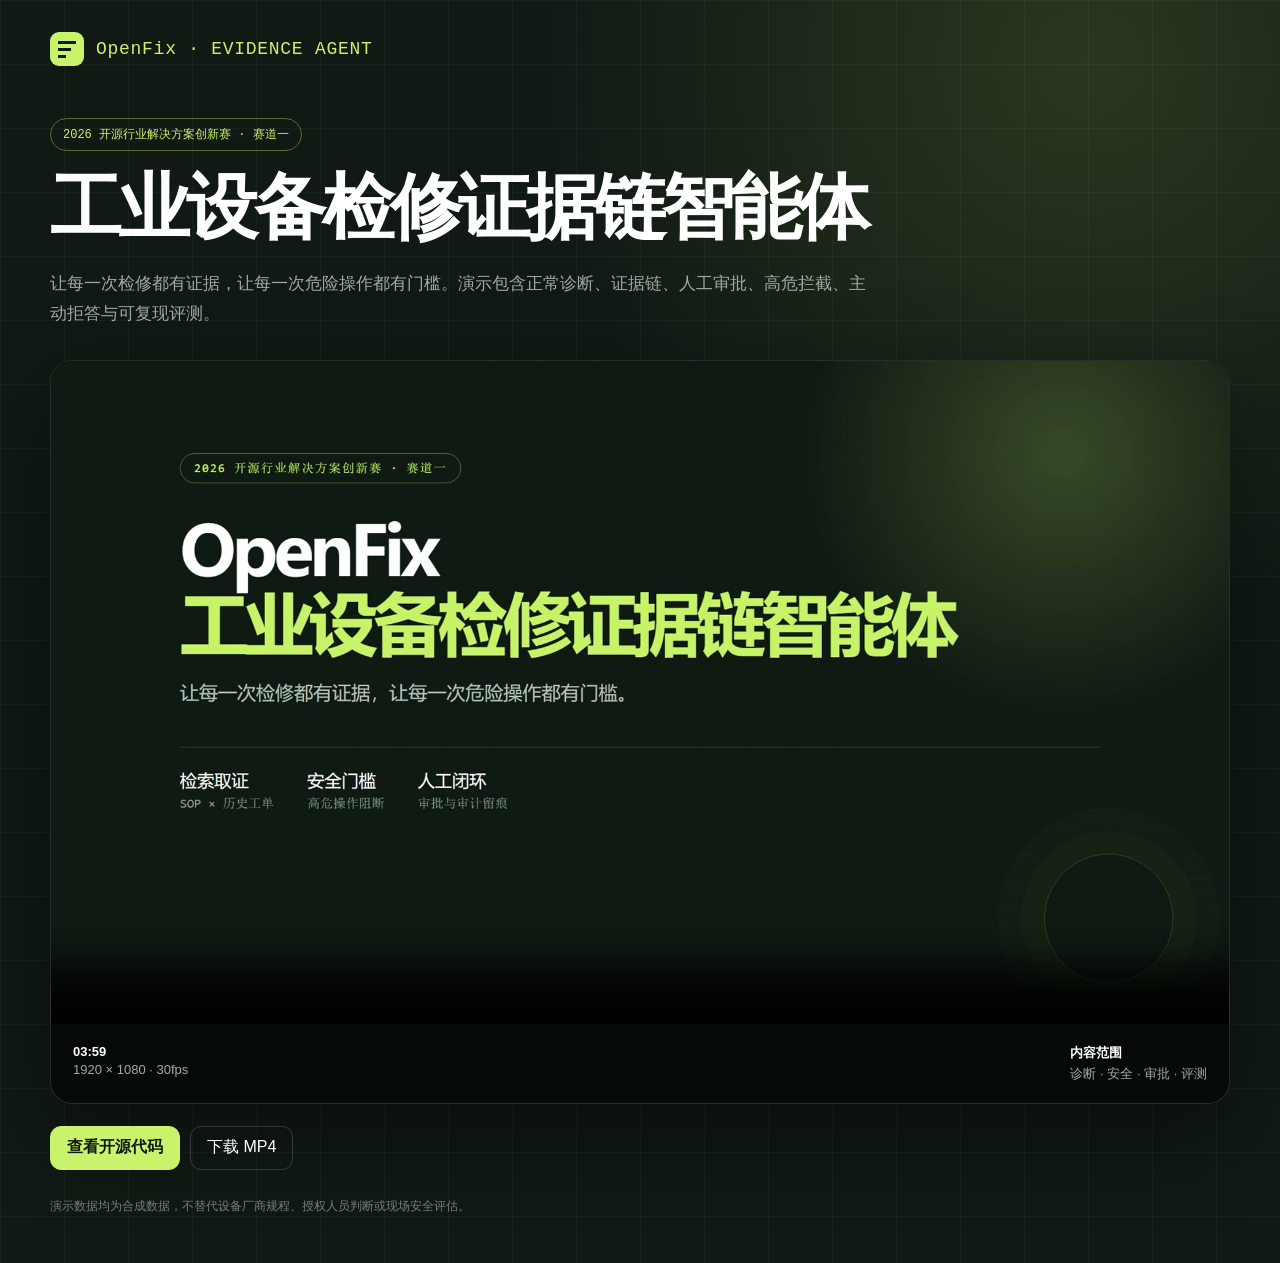
<file: docs/video.html>
<!doctype html>
<html lang="zh-CN">
  <head>
    <meta charset="utf-8">
    <meta name="viewport" content="width=device-width, initial-scale=1">
    <meta name="description" content="OpenFix 工业设备检修证据链智能体参赛演示视频">
    <title>OpenFix · 赛道一演示视频</title>
    <style>
      :root {
        color-scheme: dark;
        --ink: #101914;
        --lime: #c9f36a;
        --muted: #9eaaa2;
      }

      * {
        box-sizing: border-box;
      }

      body {
        min-height: 100vh;
        margin: 0;
        padding: 32px 20px 48px;
        background:
          radial-gradient(circle at 85% 5%, rgba(201, 243, 106, 0.14), transparent 34%),
          linear-gradient(rgba(255, 255, 255, 0.035) 1px, transparent 1px),
          linear-gradient(90deg, rgba(255, 255, 255, 0.035) 1px, transparent 1px),
          var(--ink);
        background-size: auto, 64px 64px, 64px 64px, auto;
        color: #fff;
        font-family: "Microsoft YaHei", "PingFang SC", "Segoe UI", sans-serif;
      }

      main {
        width: min(1180px, 100%);
        margin: 0 auto;
      }

      .brand {
        display: flex;
        align-items: center;
        gap: 12px;
        color: var(--lime);
        font: 18px Consolas, monospace;
        letter-spacing: 0.04em;
      }

      .mark {
        width: 34px;
        height: 34px;
        border-radius: 9px;
        background:
          linear-gradient(var(--ink), var(--ink)) 8px 9px / 18px 3px no-repeat,
          linear-gradient(var(--ink), var(--ink)) 8px 16px / 13px 3px no-repeat,
          linear-gradient(var(--ink), var(--ink)) 8px 23px / 8px 3px no-repeat,
          var(--lime);
      }

      .eyebrow {
        display: inline-block;
        margin: 52px 0 18px;
        padding: 7px 12px;
        border: 1px solid rgba(201, 243, 106, 0.38);
        border-radius: 999px;
        color: var(--lime);
        font: 12px Consolas, monospace;
      }

      h1 {
        max-width: 940px;
        margin: 0;
        font-size: clamp(36px, 6vw, 72px);
        line-height: 1.08;
        letter-spacing: -0.055em;
      }

      .lead {
        max-width: 820px;
        margin: 22px 0 32px;
        color: var(--muted);
        font-size: 17px;
        line-height: 1.75;
      }

      .player {
        overflow: hidden;
        border: 1px solid rgba(255, 255, 255, 0.14);
        border-radius: 22px;
        background: #060a07;
        box-shadow: 0 30px 90px rgba(0, 0, 0, 0.38);
      }

      video {
        display: block;
        width: 100%;
        aspect-ratio: 16 / 9;
        background: #000;
      }

      .meta {
        display: flex;
        flex-wrap: wrap;
        justify-content: space-between;
        gap: 16px;
        padding: 20px 22px;
        color: var(--muted);
        font-size: 13px;
      }

      .meta strong {
        display: block;
        margin-bottom: 3px;
        color: #fff;
      }

      .actions {
        display: flex;
        flex-wrap: wrap;
        gap: 10px;
        margin-top: 22px;
      }

      .button {
        min-height: 44px;
        display: inline-flex;
        align-items: center;
        border: 1px solid rgba(255, 255, 255, 0.16);
        border-radius: 11px;
        padding: 10px 16px;
        color: #fff;
        text-decoration: none;
      }

      .button--primary {
        border-color: var(--lime);
        background: var(--lime);
        color: var(--ink);
        font-weight: 700;
      }

      footer {
        margin-top: 28px;
        color: #738079;
        font-size: 12px;
      }

      @media (max-width: 620px) {
        body {
          padding: 20px 12px 36px;
        }

        .eyebrow {
          margin-top: 36px;
        }

        .player {
          border-radius: 14px;
        }
      }
    </style>
  </head>
  <body>
    <main>
      <div class="brand"><span class="mark" aria-hidden="true"></span> OpenFix · EVIDENCE AGENT</div>
      <span class="eyebrow">2026 开源行业解决方案创新赛 · 赛道一</span>
      <h1>工业设备检修证据链智能体</h1>
      <p class="lead">让每一次检修都有证据，让每一次危险操作都有门槛。演示包含正常诊断、证据链、人工审批、高危拦截、主动拒答与可复现评测。</p>
      <section class="player" aria-label="OpenFix 演示视频">
        <video controls preload="metadata" playsinline poster="video-poster.jpg">
          <source src="https://github.com/Kong-0626/openfix/releases/download/v0.1.0/OpenFix-.mp4" type="video/mp4">
          您的浏览器不支持视频播放。
        </video>
        <div class="meta">
          <span><strong>03:59</strong>1920 × 1080 · 30fps</span>
          <span><strong>内容范围</strong>诊断 · 安全 · 审批 · 评测</span>
        </div>
      </section>
      <div class="actions">
        <a class="button button--primary" href="https://github.com/Kong-0626/openfix">查看开源代码</a>
        <a class="button" href="https://github.com/Kong-0626/openfix/releases/download/v0.1.0/OpenFix-.mp4">下载 MP4</a>
      </div>
      <footer>演示数据均为合成数据，不替代设备厂商规程、授权人员判断或现场安全评估。</footer>
    </main>
  </body>
</html>
</file>
